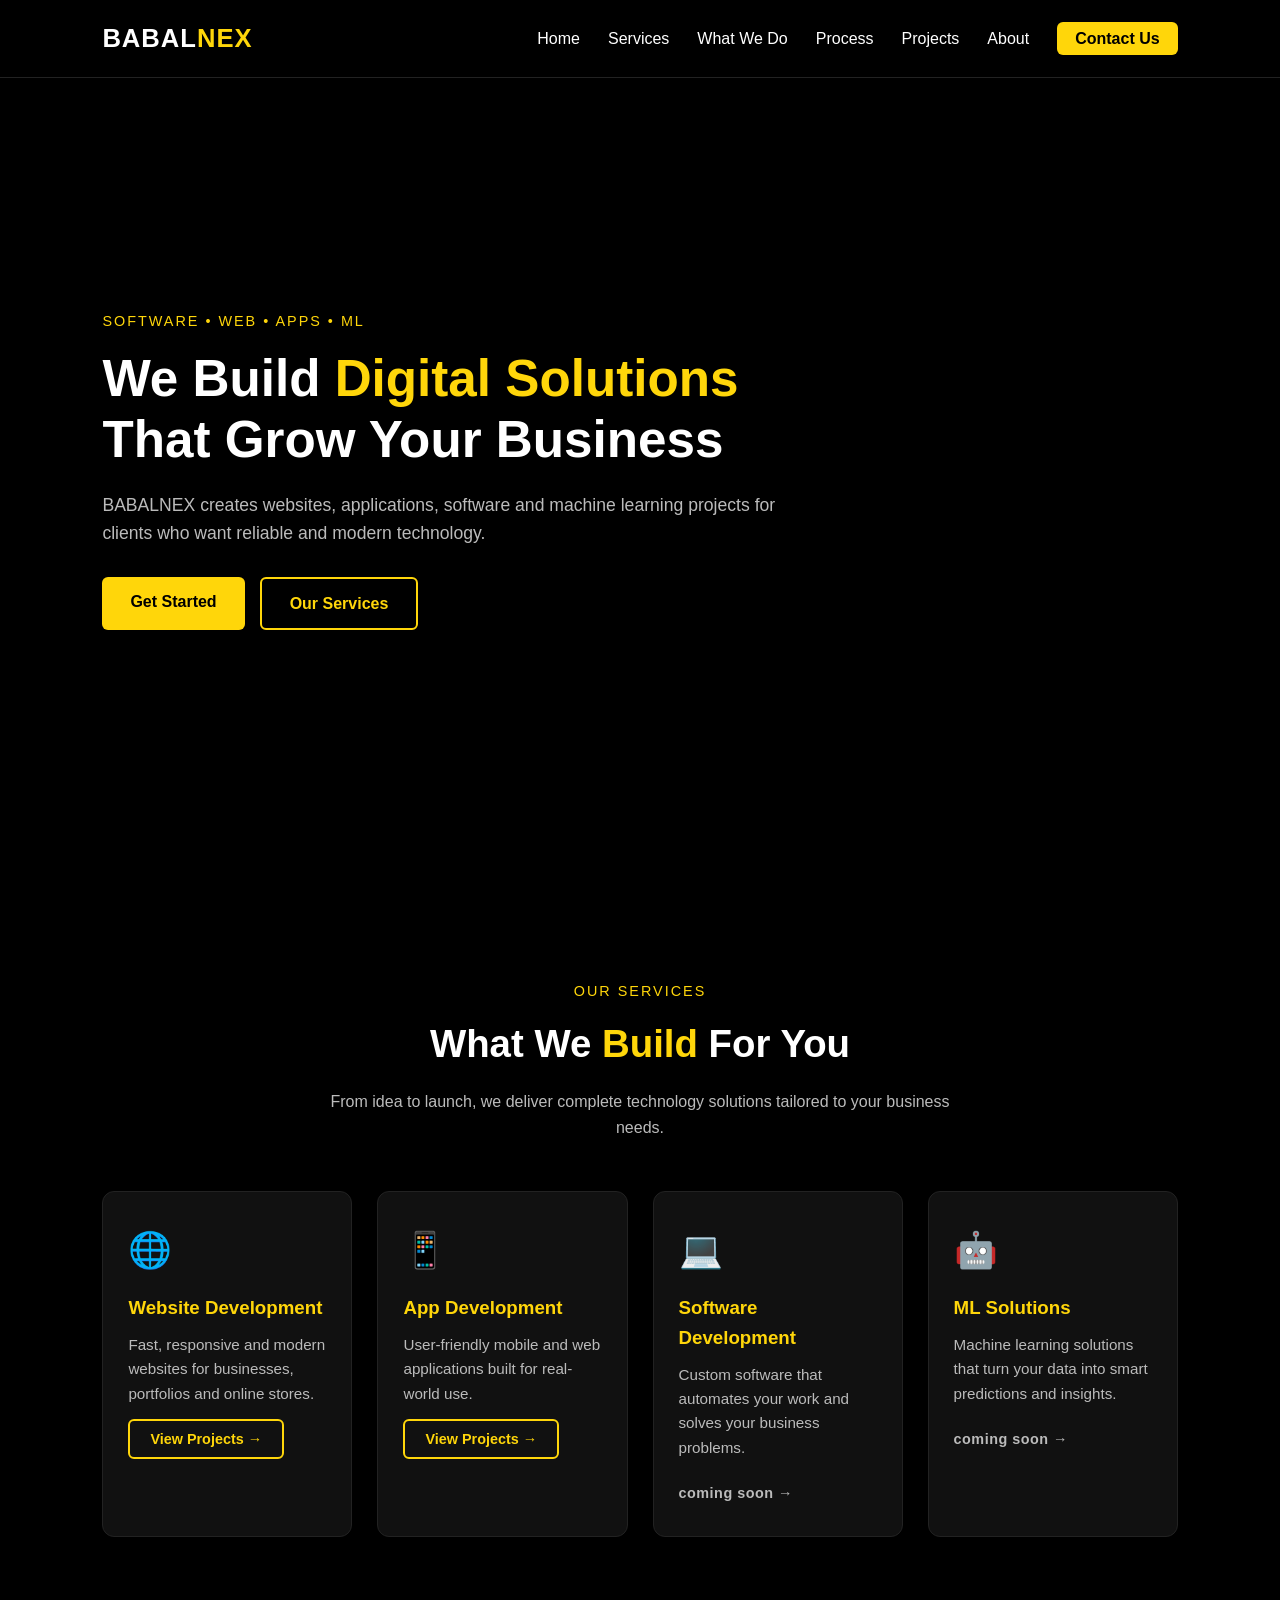
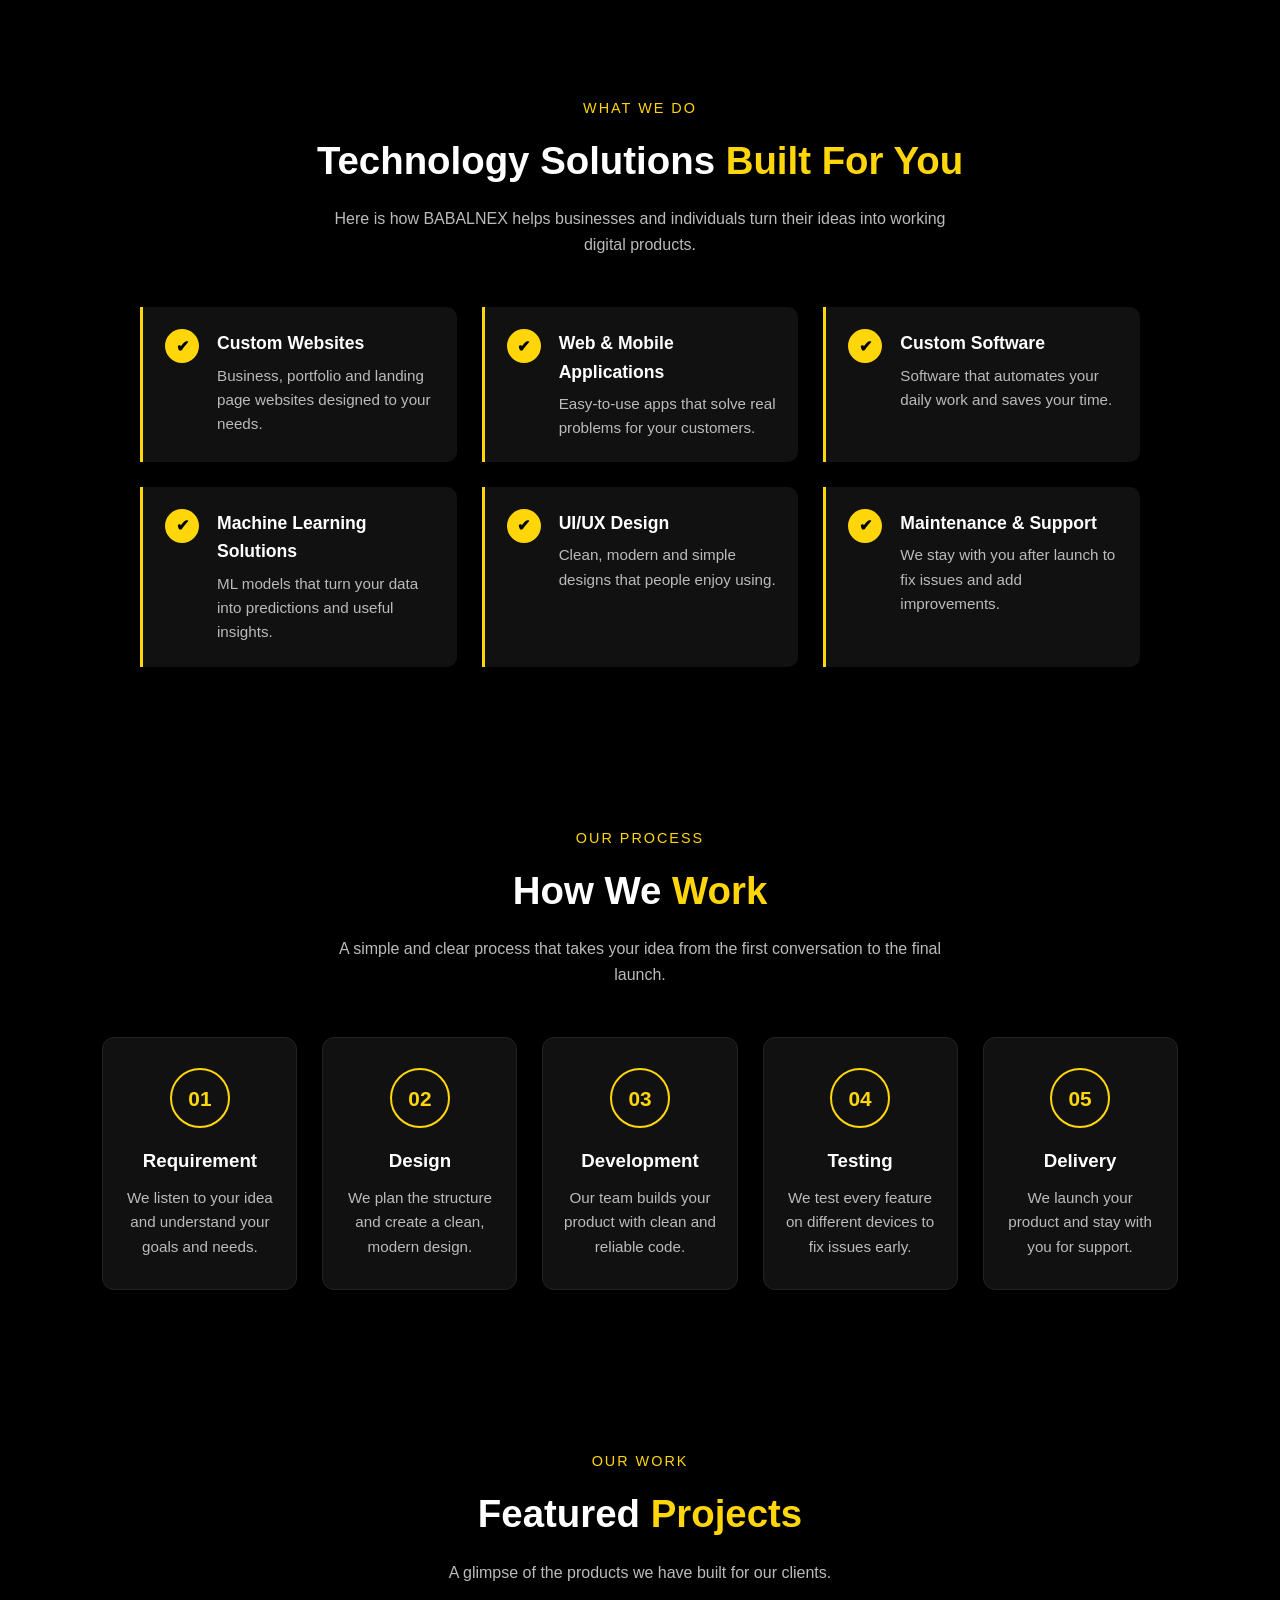
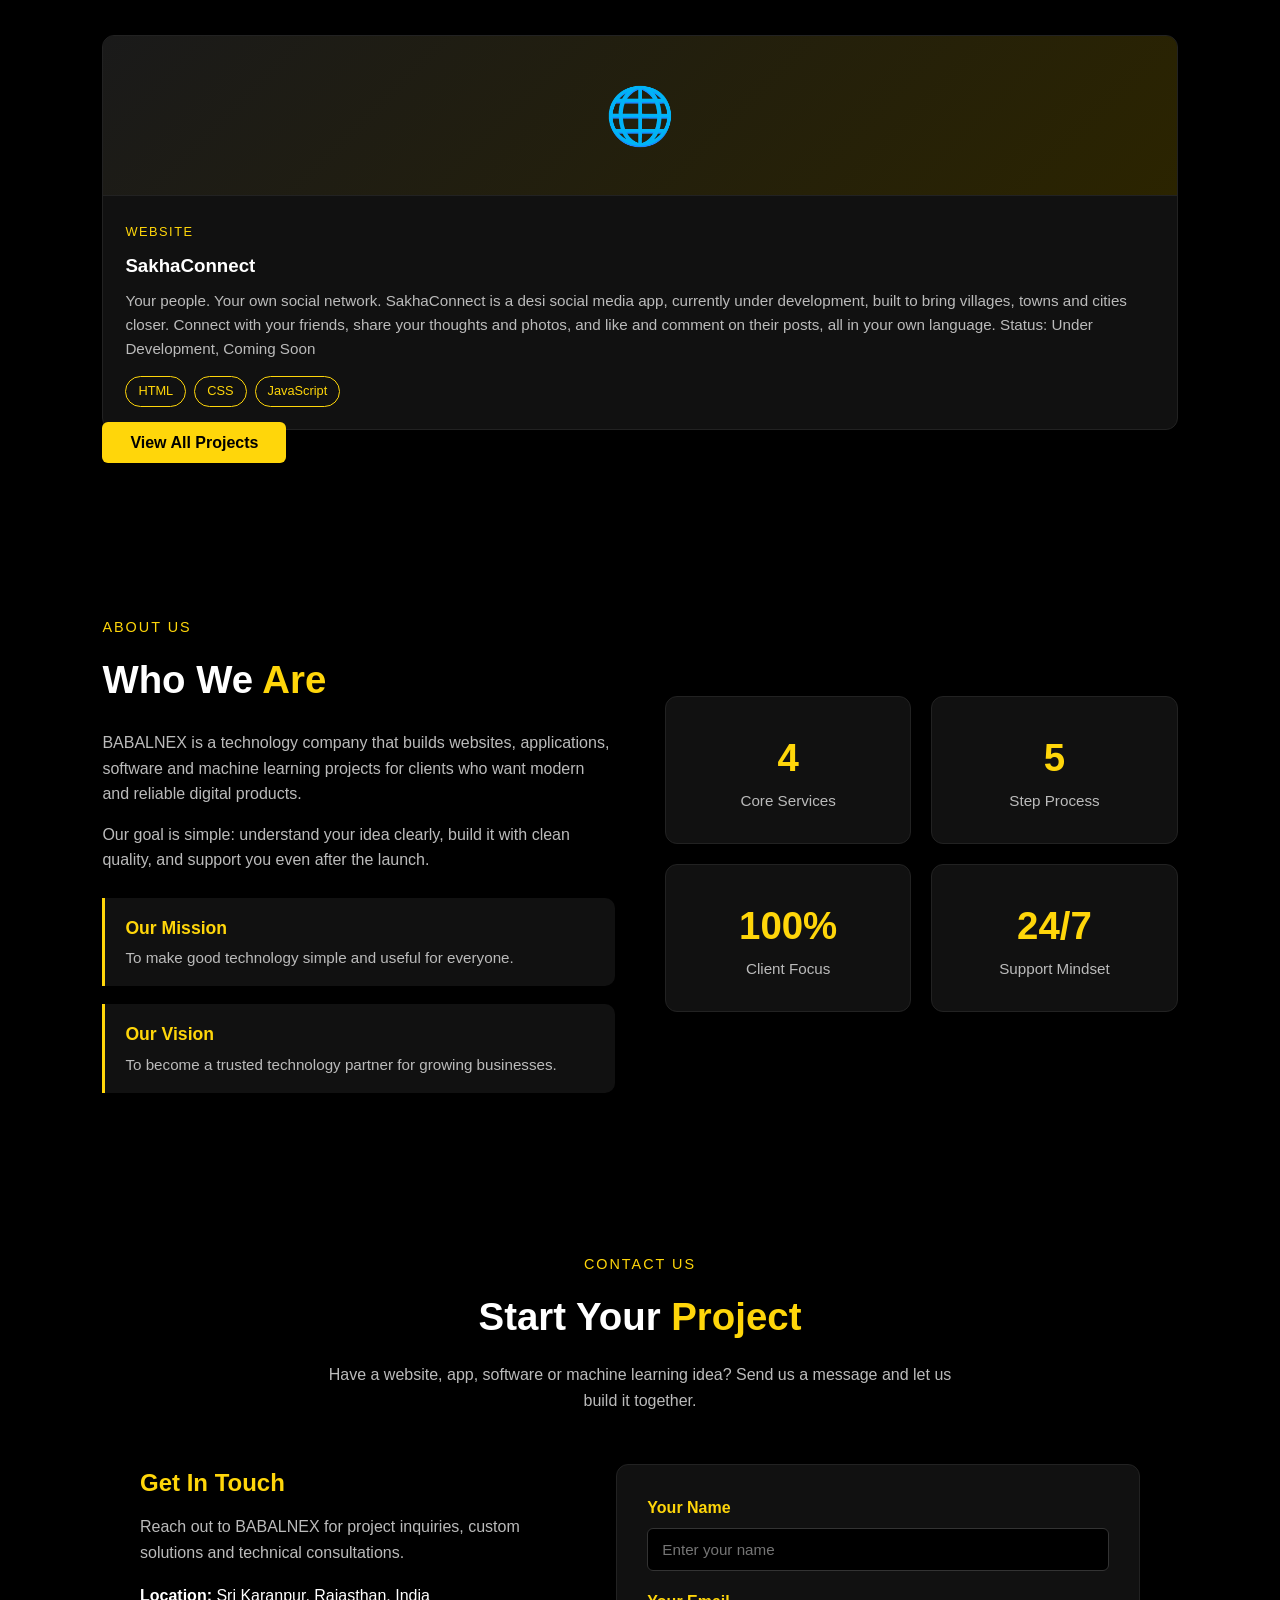
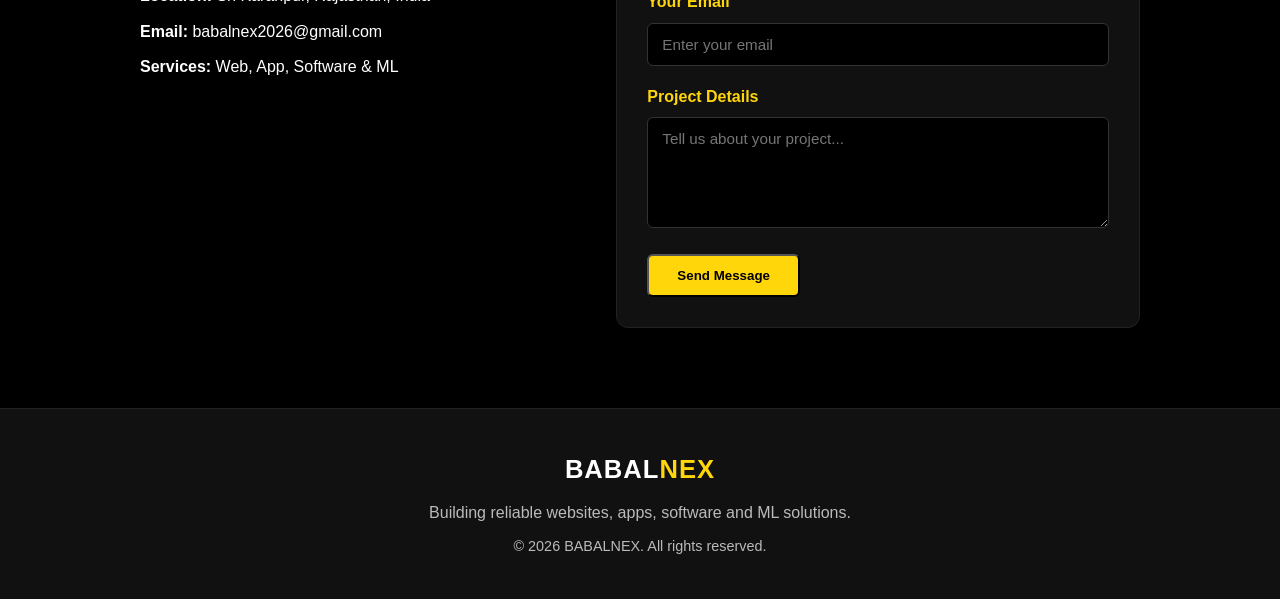
<file: index.html>
<!DOCTYPE html>
<html lang="en">
<head>
  <meta charset="UTF-8">
  <meta name="viewport" content="width=device-width, initial-scale=1.0">
  <title>BABALNEX | Websites, Apps, Software & ML Solutions</title>
  <link rel="stylesheet" href="css/index.css">
</head>
<body>

  <header>
    <nav class="navbar">
      <a href="#home" class="logo">BABAL<span>NEX</span></a>

      <ul class="nav-links">
        <li><a href="#home">Home</a></li>
        <li><a href="#services">Services</a></li>
        <li><a href="#scope">What We Do</a></li>
        <li><a href="#process">Process</a></li>
        <li><a href="#projects">Projects</a></li>
        <li><a href="#about">About</a></li>
        <li><a href="#contact" class="nav-btn">Contact Us</a></li>
      </ul>

      <button class="menu-toggle" id="menuToggle" aria-label="Toggle menu">
        <span></span>
        <span></span>
        <span></span>
      </button>
    </nav>
  </header>

  <main>
    <!-- HERO -->
    <section id="home" class="hero">
      <div class="hero-content">
        <p class="hero-tag">Software &bull; Web &bull; Apps &bull; ML</p>
        <h1>We Build <span>Digital Solutions</span> That Grow Your Business</h1>
        <p class="hero-text">
          BABALNEX creates websites, applications, software and machine
          learning projects for clients who want reliable and modern technology.
        </p>
        <div class="hero-buttons">
          <a href="#contact" class="btn btn-primary">Get Started</a>
          <a href="#services" class="btn btn-outline">Our Services</a>
        </div>
      </div>
    </section>

    <!-- SERVICES -->
    <section id="services" class="services">
      <div class="section-header">
        <p class="section-tag">Our Services</p>
        <h2>What We <span>Build</span> For You</h2>
        <p class="section-text">
          From idea to launch, we deliver complete technology solutions
          tailored to your business needs.
        </p>
      </div>

      <div class="services-grid">
        <div class="service-card">
          <div class="service-icon">🌐</div>
          <h3>Website Development</h3>
          <p>Fast, responsive and modern websites for businesses, portfolios and online stores.</p>
          <a href="#" class="card-btn">View Projects &rarr;</a>
        </div>

        <div class="service-card">
          <div class="service-icon">📱</div>
          <h3>App Development</h3>
          <p>User-friendly mobile and web applications built for real-world use.</p>
          <a href="#" class="card-btn">View Projects &rarr;</a>
        </div>

        <div class="service-card">
          <div class="service-icon">💻</div>
          <h3>Software Development</h3>
          <p>Custom software that automates your work and solves your business problems.</p>
          <span class="coming-soon">coming soon &rarr;</span>
        </div>

        <div class="service-card">
          <div class="service-icon">🤖</div>
          <h3>ML Solutions</h3>
          <p>Machine learning solutions that turn your data into smart predictions and insights.</p>
          <span class="coming-soon">coming soon &rarr;</span>
        </div>
      </div>
    </section>

    <!-- WHAT WE DO -->
    <section id="scope" class="scope">
      <div class="section-header">
        <p class="section-tag">What We Do</p>
        <h2>Technology Solutions <span>Built For You</span></h2>
        <p class="section-text">
          Here is how BABALNEX helps businesses and individuals turn
          their ideas into working digital products.
        </p>
      </div>

      <div class="scope-grid">
        <div class="scope-item">
          <span class="scope-check">&#10004;</span>
          <div>
            <h3>Custom Websites</h3>
            <p>Business, portfolio and landing page websites designed to your needs.</p>
          </div>
        </div>

        <div class="scope-item">
          <span class="scope-check">&#10004;</span>
          <div>
            <h3>Web &amp; Mobile Applications</h3>
            <p>Easy-to-use apps that solve real problems for your customers.</p>
          </div>
        </div>

        <div class="scope-item">
          <span class="scope-check">&#10004;</span>
          <div>
            <h3>Custom Software</h3>
            <p>Software that automates your daily work and saves your time.</p>
          </div>
        </div>

        <div class="scope-item">
          <span class="scope-check">&#10004;</span>
          <div>
            <h3>Machine Learning Solutions</h3>
            <p>ML models that turn your data into predictions and useful insights.</p>
          </div>
        </div>

        <div class="scope-item">
          <span class="scope-check">&#10004;</span>
          <div>
            <h3>UI/UX Design</h3>
            <p>Clean, modern and simple designs that people enjoy using.</p>
          </div>
        </div>

        <div class="scope-item">
          <span class="scope-check">&#10004;</span>
          <div>
            <h3>Maintenance &amp; Support</h3>
            <p>We stay with you after launch to fix issues and add improvements.</p>
          </div>
        </div>
      </div>
    </section>

    <!-- PROCESS -->
    <section id="process" class="process">
      <div class="section-header">
        <p class="section-tag">Our Process</p>
        <h2>How We <span>Work</span></h2>
        <p class="section-text">
          A simple and clear process that takes your idea from the first
          conversation to the final launch.
        </p>
      </div>

      <div class="process-steps">
        <div class="process-step">
          <div class="step-number">01</div>
          <h3>Requirement</h3>
          <p>We listen to your idea and understand your goals and needs.</p>
        </div>

        <div class="process-step">
          <div class="step-number">02</div>
          <h3>Design</h3>
          <p>We plan the structure and create a clean, modern design.</p>
        </div>

        <div class="process-step">
          <div class="step-number">03</div>
          <h3>Development</h3>
          <p>Our team builds your product with clean and reliable code.</p>
        </div>

        <div class="process-step">
          <div class="step-number">04</div>
          <h3>Testing</h3>
          <p>We test every feature on different devices to fix issues early.</p>
        </div>

        <div class="process-step">
          <div class="step-number">05</div>
          <h3>Delivery</h3>
          <p>We launch your product and stay with you for support.</p>
        </div>
      </div>
    </section>

    <!-- PROJECTS -->
    <section id="projects" class="projects">
      <div class="section-header">
        <p class="section-tag">Our Work</p>
        <h2>Featured <span>Projects</span></h2>
        <p class="section-text">
          A glimpse of the products we have built for our clients.
        </p>
      </div>

      <div class="projects-grid">
        <a href="pages/projects.html" class="project-card">
          <div class="project-thumb">🌐</div>
          <div class="project-info">
            <span class="project-category">Website</span>
            <h3>SakhaConnect</h3>
            <p>
              Your people. Your own social network. SakhaConnect is a desi social media app,
              currently under development, built to bring villages, towns and cities closer.
              Connect with your friends, share your thoughts and photos, and like and comment
              on their posts, all in your own language. Status: Under Development, Coming Soon
            </p>
            <div class="project-tags">
              <span>HTML</span>
              <span>CSS</span>
              <span>JavaScript</span>
            </div>
          </div>
        </a>
      </div>

      <div class="projects-more">
        <a href="pages/projects.html" class="btn btn-primary">View All Projects</a>
      </div>
    </section>

    <!-- ABOUT -->
    <section id="about" class="about">
      <div class="about-wrapper">
        <div class="about-text">
          <p class="section-tag">About Us</p>
          <h2>Who We <span>Are</span></h2>
          <p>
            BABALNEX is a technology company that builds websites,
            applications, software and machine learning projects for
            clients who want modern and reliable digital products.
          </p>
          <p>
            Our goal is simple: understand your idea clearly, build it
            with clean quality, and support you even after the launch.
          </p>

          <div class="about-points">
            <div class="about-point">
              <h3>Our Mission</h3>
              <p>To make good technology simple and useful for everyone.</p>
            </div>
            <div class="about-point">
              <h3>Our Vision</h3>
              <p>To become a trusted technology partner for growing businesses.</p>
            </div>
          </div>
        </div>

        <div class="about-stats">
          <div class="stat-box">
            <h3>4</h3>
            <p>Core Services</p>
          </div>
          <div class="stat-box">
            <h3>5</h3>
            <p>Step Process</p>
          </div>
          <div class="stat-box">
            <h3>100%</h3>
            <p>Client Focus</p>
          </div>
          <div class="stat-box">
            <h3>24/7</h3>
            <p>Support Mindset</p>
          </div>
        </div>
      </div>
    </section>

    <!-- CONTACT -->
    <section id="contact" class="contact">
      <div class="section-header">
        <p class="section-tag">Contact Us</p>
        <h2>Start Your <span>Project</span></h2>
        <p class="section-text">
          Have a website, app, software or machine learning idea? Send us a message and let us build it together.
        </p>
      </div>

      <div class="contact-wrapper">
        <div class="contact-info">
          <h3>Get In Touch</h3>
          <p>
            Reach out to BABALNEX for project inquiries, custom solutions and technical consultations.
          </p>
          <div class="contact-details">
            <p><strong>Location:</strong> Sri Karanpur, Rajasthan, India</p>
            <p><strong>Email:</strong> babalnex2026@gmail.com</p>
            <p><strong>Services:</strong> Web, App, Software &amp; ML</p>
          </div>
        </div>

        <form class="contact-form" action="#" method="post">
          <div class="form-group">
            <label for="name">Your Name</label>
            <input type="text" id="name" name="name" placeholder="Enter your name" required>
          </div>

          <div class="form-group">
            <label for="email">Your Email</label>
            <input type="email" id="email" name="email" placeholder="Enter your email" required>
          </div>

          <div class="form-group">
            <label for="message">Project Details</label>
            <textarea id="message" name="message" rows="5" placeholder="Tell us about your project..." required></textarea>
          </div>

          <button type="submit" class="btn btn-primary">Send Message</button>
        </form>
      </div>
    </section>
  </main>

  <footer>
    <div class="footer-content">
      <a href="#home" class="logo">BABAL<span>NEX</span></a>
      <p>Building reliable websites, apps, software and ML solutions.</p>
      <p class="footer-copy">&copy; 2026 BABALNEX. All rights reserved.</p>
    </div>
  </footer>

  <script src="javascript/index.js"></script>
</body>
</html>
</file>
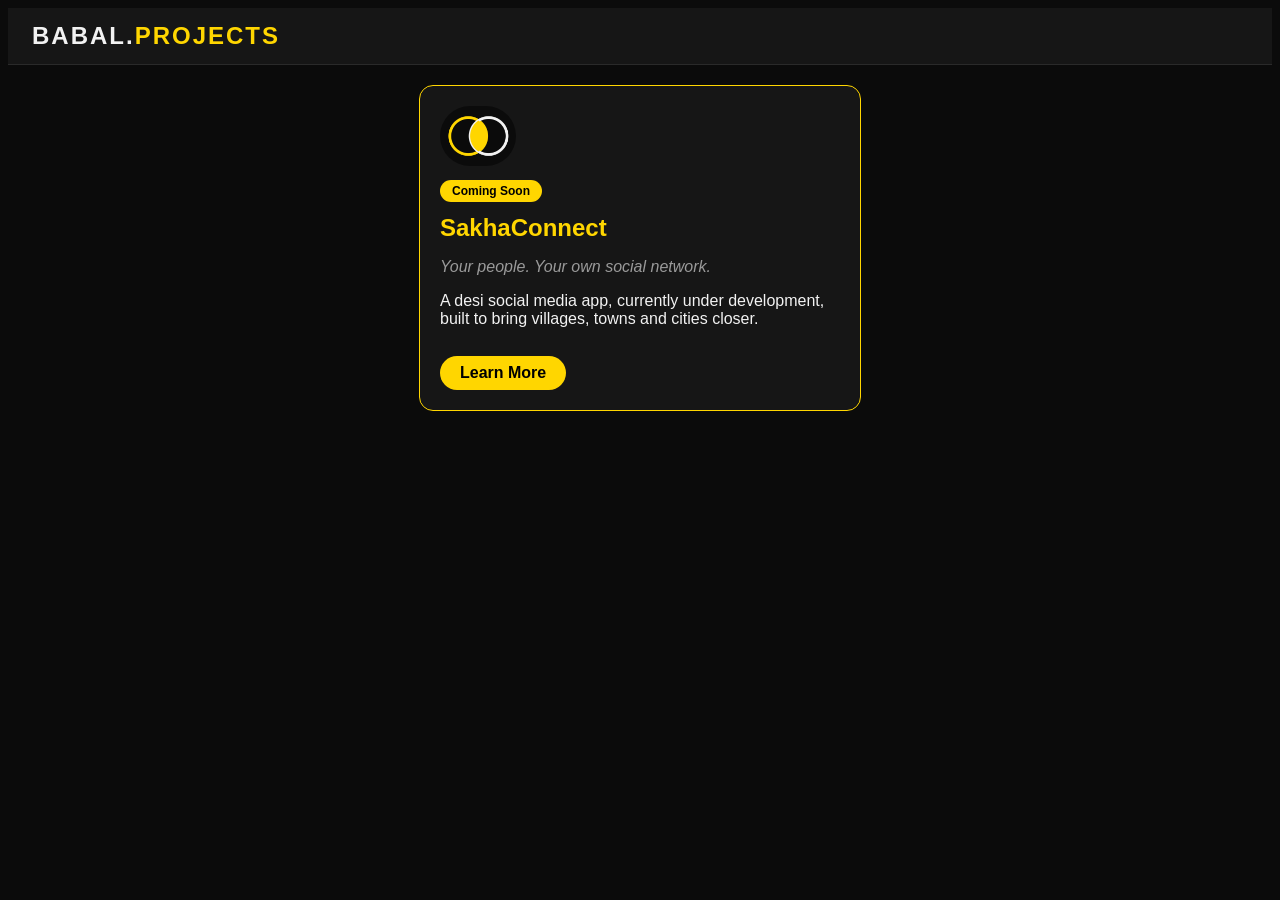
<file: pages/projects.html>
<!DOCTYPE html>
<html lang="en">
<head>
    <meta charset="UTF-8">
    <meta name="viewport" content="width=device-width, initial-scale=1.0">
    <title>Projects | BabalNex</title>
    <link rel="icon" href="logo.svg">
    <link rel="stylesheet" href="projects.css">
</head>

<body>

<header class="navbar">
  <a href="index.html" class="brand">BABAL.<span>PROJECTS</span></a>
</header>

<div class="project-card">
  <img src="logo.png" alt="SakhaConnect logo" class="card-logo">
  <span class="status">Coming Soon</span>
  <h3>SakhaConnect</h3>
  <p class="tagline">Your people. Your own social network.</p>
  <p>
    A desi social media app, currently under development, built to
    bring villages, towns and cities closer.
  </p>
  <a href="#" class="btn">Learn More</a>
</div>
</body>
</html>
</file>
<file: css/index.css>
/* ===== रंग (थीम) ===== */
:root {
  --bg-main: #000000;      /* मुख्य बैकग्राउंड: काला */
  --bg-card: #111111;      /* कार्ड का बैकग्राउंड: हल्का काला */
  --text-yellow: #FFD60A;  /* पीला: हेडिंग और हाइलाइट के लिए */
  --text-white: #FFFFFF;   /* सफ़ेद: सामान्य टेक्स्ट के लिए */
  --text-muted: #BBBBBB;   /* हल्का सफ़ेद: छोटे विवरण के लिए */
}

/* ===== रीसेट ===== */
* {
  margin: 0;
  padding: 0;
  box-sizing: border-box;
}

html {
  scroll-behavior: smooth;
}

/* ===== बेस स्टाइल ===== */
body {
  background-color: var(--bg-main);
  color: var(--text-white);
  font-family: 'Segoe UI', Arial, sans-serif;
  line-height: 1.6;
}

h1, h2, h3 {
  color: var(--text-yellow);
}

a {
  color: var(--text-yellow);
  text-decoration: none;
}

section {
  padding: 80px 8%;
}

/* ===== Navbar ===== */
header {
  position: fixed;
  top: 0;
  left: 0;
  width: 100%;
  background-color: rgba(0, 0, 0, 0.9);
  border-bottom: 1px solid #222;
  z-index: 1000;
}

.navbar {
  display: flex;
  justify-content: space-between;
  align-items: center;
  padding: 18px 8%;
}

.logo {
  font-size: 1.6rem;
  font-weight: 700;
  color: var(--text-white);
  letter-spacing: 1px;
}

.logo span {
  color: var(--text-yellow);
}

.nav-links {
  display: flex;
  align-items: center;
  gap: 28px;
  list-style: none;
}

.nav-links a {
  color: var(--text-white);
  transition: color 0.3s;
}

.nav-links a:hover {
  color: var(--text-yellow);
}

.nav-btn {
  background-color: var(--text-yellow);
  color: #000 !important;
  padding: 8px 18px;
  border-radius: 6px;
  font-weight: 600;
}

/* ===== Hero ===== */
.hero {
  min-height: 100vh;
  display: flex;
  align-items: center;
  padding-top: 120px;
}

.hero-content {
  max-width: 700px;
}

.hero-tag {
  color: var(--text-yellow);
  letter-spacing: 2px;
  text-transform: uppercase;
  font-size: 0.9rem;
  margin-bottom: 15px;
}

.hero h1 {
  font-size: 3.2rem;
  line-height: 1.2;
  color: var(--text-white);
  margin-bottom: 20px;
}

.hero h1 span {
  color: var(--text-yellow);
}

.hero-text {
  color: var(--text-muted);
  font-size: 1.1rem;
  margin-bottom: 30px;
}

.hero-buttons {
  display: flex;
  gap: 15px;
}

.btn {
  padding: 12px 28px;
  border-radius: 6px;
  font-weight: 600;
  transition: 0.3s;
}

.btn-primary {
  background-color: var(--text-yellow);
  color: #000;
}

.btn-primary:hover {
  background-color: var(--text-white);
}

.btn-outline {
  border: 2px solid var(--text-yellow);
  color: var(--text-yellow);
}

.btn-outline:hover {
  background-color: var(--text-yellow);
  color: #000;
}

/* ===== सेक्शन हेडर (हर सेक्शन में दोबारा काम आएगा) ===== */
.section-header {
  text-align: center;
  max-width: 650px;
  margin: 0 auto 50px;
}

.section-tag {
  color: var(--text-yellow);
  text-transform: uppercase;
  letter-spacing: 2px;
  font-size: 0.9rem;
  margin-bottom: 10px;
}

.section-header h2 {
  font-size: 2.4rem;
  color: var(--text-white);
  margin-bottom: 15px;
}

.section-header h2 span {
  color: var(--text-yellow);
}

.section-text {
  color: var(--text-muted);
}

/* ===== Services ===== */
.services-grid {
  display: grid;
  grid-template-columns: repeat(auto-fit, minmax(240px, 1fr));
  gap: 25px;
}

.service-card {
  background-color: var(--bg-card);
  border: 1px solid #222;
  border-radius: 12px;
  padding: 30px 25px;
  transition: transform 0.3s, border-color 0.3s;
}

.service-card:hover {
  transform: translateY(-8px);
  border-color: var(--text-yellow);
}

.service-icon {
  font-size: 2.2rem;
  margin-bottom: 15px;
}

.service-card h3 {
  margin-bottom: 10px;
}

.service-card p {
  color: var(--text-muted);
  font-size: 0.95rem;
  margin-bottom: 20px;
}

.card-btn {
  margin-top: auto;
  align-self: flex-start;
  padding: 10px 20px;
  border: 2px solid var(--text-yellow);
  border-radius: 6px;
  color: var(--text-yellow);
  font-weight: 600;
  font-size: 0.9rem;
  transition: 0.3s;
}

.card-btn:hover {
  background-color: var(--text-yellow);
  color: #000;
}

.coming-soon {
  margin-top: auto;
  align-self: flex-start;
  color: var(--text-muted);
  font-weight: 600;
  font-size: 0.9rem;
  letter-spacing: 0.5px;
  transition: color 0.3s;
}

.service-card:hover .coming-soon {
  color: var(--text-yellow);
}

/* ===== What We Do ===== */
.scope-grid {
  display: grid;
  grid-template-columns: repeat(auto-fit, minmax(300px, 1fr));
  gap: 25px;
  max-width: 1000px;
  margin: 0 auto;
}

.scope-item {
  display: flex;
  align-items: flex-start;
  gap: 18px;
  padding: 22px;
  border-left: 3px solid var(--text-yellow);
  background-color: var(--bg-card);
  border-radius: 0 10px 10px 0;
  transition: background-color 0.3s;
}

.scope-item:hover {
  background-color: #1a1a1a;
}

.scope-check {
  flex-shrink: 0;
  width: 34px;
  height: 34px;
  display: flex;
  align-items: center;
  justify-content: center;
  background-color: var(--text-yellow);
  color: #000;
  border-radius: 50%;
  font-weight: 700;
}

.scope-item h3 {
  margin-bottom: 6px;
  color: var(--text-white);
  font-size: 1.1rem;
}

.scope-item p {
  color: var(--text-muted);
  font-size: 0.95rem;
}

/* ===== Process ===== */
.process-steps {
  display: grid;
  grid-template-columns: repeat(auto-fit, minmax(190px, 1fr));
  gap: 25px;
  counter-reset: none;
}

.process-step {
  text-align: center;
  padding: 30px 20px;
  background-color: var(--bg-card);
  border: 1px solid #222;
  border-radius: 12px;
  transition: transform 0.3s, border-color 0.3s;
}

.process-step:hover {
  transform: translateY(-8px);
  border-color: var(--text-yellow);
}

.step-number {
  width: 60px;
  height: 60px;
  margin: 0 auto 18px;
  display: flex;
  align-items: center;
  justify-content: center;
  border: 2px solid var(--text-yellow);
  border-radius: 50%;
  color: var(--text-yellow);
  font-size: 1.3rem;
  font-weight: 700;
  transition: 0.3s;
}

.process-step:hover .step-number {
  background-color: var(--text-yellow);
  color: #000;
}

.process-step h3 {
  margin-bottom: 10px;
  color: var(--text-white);
}

.process-step p {
  color: var(--text-muted);
  font-size: 0.95rem;
}

/* ===== Hamburger Menu ===== */
.menu-toggle {
  display: none;              /* बड़ी स्क्रीन पर बटन छिपा रहेगा */
  flex-direction: column;
  gap: 5px;
  background: none;
  border: none;
  cursor: pointer;
}

.menu-toggle span {
  width: 28px;
  height: 3px;
  background-color: var(--text-yellow);
  border-radius: 2px;
  transition: 0.3s;
}

/* खुलने पर तीन लाइनें "X" बन जाएँगी */
.menu-toggle.open span:nth-child(1) {
  transform: translateY(8px) rotate(45deg);
}

.menu-toggle.open span:nth-child(2) {
  opacity: 0;
}

.menu-toggle.open span:nth-child(3) {
  transform: translateY(-8px) rotate(-45deg);
}

/* ===== मोबाइल और टैबलेट ===== */
@media (max-width: 850px) {

  .menu-toggle {
    display: flex;            /* छोटी स्क्रीन पर बटन दिखेगा */
  }

  .nav-links {
    position: absolute;
    top: 100%;
    left: 0;
    width: 100%;
    flex-direction: column;
    gap: 0;
    background-color: #000;
    border-bottom: 1px solid #222;
    display: none;            /* शुरू में मेन्यू बंद */
  }

  .nav-links.active {
    display: flex;            /* क्लिक पर मेन्यू खुलेगा */
  }

  .nav-links li {
    width: 100%;
    text-align: center;
    padding: 16px 0;
    border-top: 1px solid #1a1a1a;
  }

  .hero h1 {
    font-size: 2.2rem;
  }

  .hero-buttons {
    flex-direction: column;
  }
}


/* ===== Projects ===== */
.projects-grid {
  display: grid;
  grid-template-columns: repeat(auto-fit, minmax(280px, 1fr));
  gap: 25px;
}

.project-card {
  background-color: var(--bg-card);
  border: 1px solid #222;
  border-radius: 12px;
  overflow: hidden;
  transition: transform 0.3s, border-color 0.3s;
}

.project-card:hover {
  transform: translateY(-8px);
  border-color: var(--text-yellow);
}

.project-thumb {
  height: 160px;
  display: flex;
  align-items: center;
  justify-content: center;
  font-size: 3.5rem;
  background: linear-gradient(135deg, #1a1a1a, #2b2400);
  border-bottom: 1px solid #222;
}

.project-info {
  padding: 22px;
}

.project-category {
  display: inline-block;
  margin-bottom: 8px;
  color: var(--text-yellow);
  font-size: 0.8rem;
  letter-spacing: 1.5px;
  text-transform: uppercase;
}

.project-info h3 {
  margin-bottom: 8px;
  color: var(--text-white);
}

.project-info p {
  margin-bottom: 15px;
  color: var(--text-muted);
  font-size: 0.95rem;
}

.project-tags {
  display: flex;
  flex-wrap: wrap;
  gap: 8px;
}

.project-tags span {
  padding: 4px 12px;
  border: 1px solid var(--text-yellow);
  border-radius: 20px;
  color: var(--text-yellow);
  font-size: 0.8rem;
}

/* ===== About ===== */
.about-wrapper {
  display: grid;
  grid-template-columns: repeat(auto-fit, minmax(300px, 1fr));
  gap: 50px;
  align-items: center;
  max-width: 1100px;
  margin: 0 auto;
}

.about-text .section-tag {
  color: var(--text-yellow);
  text-transform: uppercase;
  letter-spacing: 2px;
  font-size: 0.9rem;
  margin-bottom: 10px;
}

.about-text h2 {
  font-size: 2.4rem;
  margin-bottom: 20px;
  color: var(--text-white);
}

.about-text h2 span {
  color: var(--text-yellow);
}

.about-text > p {
  color: var(--text-muted);
  margin-bottom: 15px;
}

.about-points {
  margin-top: 25px;
  display: grid;
  gap: 18px;
}

.about-point {
  padding: 16px 20px;
  border-left: 3px solid var(--text-yellow);
  background-color: var(--bg-card);
  border-radius: 0 10px 10px 0;
}

.about-point h3 {
  font-size: 1.1rem;
  margin-bottom: 4px;
}

.about-point p {
  color: var(--text-muted);
  font-size: 0.95rem;
}

.about-stats {
  display: grid;
  grid-template-columns: repeat(2, 1fr);
  gap: 20px;
}

.stat-box {
  text-align: center;
  padding: 30px 15px;
  background-color: var(--bg-card);
  border: 1px solid #222;
  border-radius: 12px;
  transition: border-color 0.3s, transform 0.3s;
}

.stat-box:hover {
  border-color: var(--text-yellow);
  transform: translateY(-6px);
}

.stat-box h3 {
  font-size: 2.4rem;
  color: var(--text-yellow);
}

.stat-box p {
  color: var(--text-muted);
  font-size: 0.95rem;
}

/* Contact */
.contact-wrapper {
  display: grid;
  grid-template-columns: 1fr 1.2fr;
  gap: 40px;
  max-width: 1000px;
  margin: 0 auto;
}

.contact-info h3 {
  font-size: 1.5rem;
  margin-bottom: 12px;
}

.contact-info p {
  color: var(--text-muted);
  margin-bottom: 18px;
}

.contact-details p {
  color: var(--text-white);
  margin-bottom: 10px;
}

.contact-form {
  background-color: var(--bg-card);
  border: 1px solid #222;
  border-radius: 12px;
  padding: 30px;
}

.form-group {
  margin-bottom: 18px;
}

.form-group label {
  display: block;
  margin-bottom: 8px;
  color: var(--text-yellow);
  font-weight: 600;
}

.form-group input,
.form-group textarea {
  width: 100%;
  padding: 12px 14px;
  background-color: var(--bg-main);
  border: 1px solid #333;
  border-radius: 6px;
  color: var(--text-white);
  font-family: inherit;
  font-size: 0.95rem;
}

.form-group input:focus,
.form-group textarea:focus {
  outline: none;
  border-color: var(--text-yellow);
}

/* Footer */
footer {
  background-color: var(--bg-card);
  border-top: 1px solid #222;
  padding: 40px 8%;
  text-align: center;
}

.footer-content p {
  color: var(--text-muted);
  margin-top: 10px;
}

.footer-copy {
  font-size: 0.9rem;
}

@media (max-width: 800px) {
  .contact-wrapper {
    grid-template-columns: 1fr;
  }
}

/* Mobile Responsive Navbar */
.menu-toggle {
  display: none;
  flex-direction: column;
  justify-content: space-between;
  width: 30px;
  height: 22px;
  background: transparent;
  border: none;
  cursor: pointer;
}

.menu-toggle span {
  display: block;
  width: 100%;
  height: 3px;
  background-color: var(--text-yellow);
  border-radius: 3px;
  transition: 0.3s;
}

@media (max-width: 800px) {
  .menu-toggle {
    display: flex;
  }

  .nav-links {
    display: none;
    position: absolute;
    top: 100%;
    left: 0;
    width: 100%;
    flex-direction: column;
    background-color: var(--bg-main);
    border-bottom: 1px solid #222;
    padding: 20px 8%;
    gap: 18px;
  }

  .nav-links.active {
    display: flex;
  }

  .hero h1 {
    font-size: 2.2rem;
  }

  .hero-buttons {
    flex-direction: column;
    align-items: flex-start;
  }
}
</file>
<file: pages/projects.css>
:root {
  --bg: #0b0b0b;
  --card: #161616;
  --yellow: #FFD600;
  --white: #f2f2f2;
  --border: #2a2a2a;
}

body {
  background: var(--bg);
  color: var(--white);
  font-family: sans-serif;
}

/* कार्ड का डिब्बा */
.project-card {
  background: var(--card);
  border: 1px solid var(--yellow);
  border-radius: 14px;
  padding: 20px;
  max-width: 400px;
  margin: 20px auto;
}

/* "Coming Soon" वाला पीला बैज */
.status {
  display: inline-block;
  background: var(--yellow);
  color: #000;
  font-size: 12px;
  font-weight: bold;
  padding: 4px 12px;
  border-radius: 999px;
}

/* शीर्षक और टैगलाइन */
.project-card h3 {
  color: var(--yellow);
  font-size: 24px;
  margin: 12px 0 4px;
}

.tagline {
  color: #9a9a9a;
  font-style: italic;
}

/* बटन */
.btn {
  display: inline-block;
  background: var(--yellow);
  color: #000;
  text-decoration: none;
  font-weight: bold;
  padding: 8px 20px;
  border-radius: 999px;
  margin-top: 12px;
}

/* माउस ले जाने पर कार्ड ऊपर उठे */
.project-card:hover {
  transform: translateY(-4px);
  transition: 0.3s;
}

.navbar {
  display: flex;
  align-items: center;
  padding: 10px 18px;
  background: var(--card);
  border-bottom: 1px solid var(--border);
}

.logo-img {
  height: 48px;
  display: block;
}

.navbar {
  display: flex;
  align-items: center;
  padding: 14px 24px;
  background: var(--card);
  border-bottom: 1px solid var(--border);
}

.brand {
  color: var(--white);
  text-decoration: none;
  font-size: 24px;
  font-weight: bold;
  letter-spacing: 2px;
}

.brand span {
  color: var(--yellow);
}

.card-logo {
  height: 60px;
  display: block;
  margin-bottom: 14px;
  border-radius: 100px;
}
</file>
